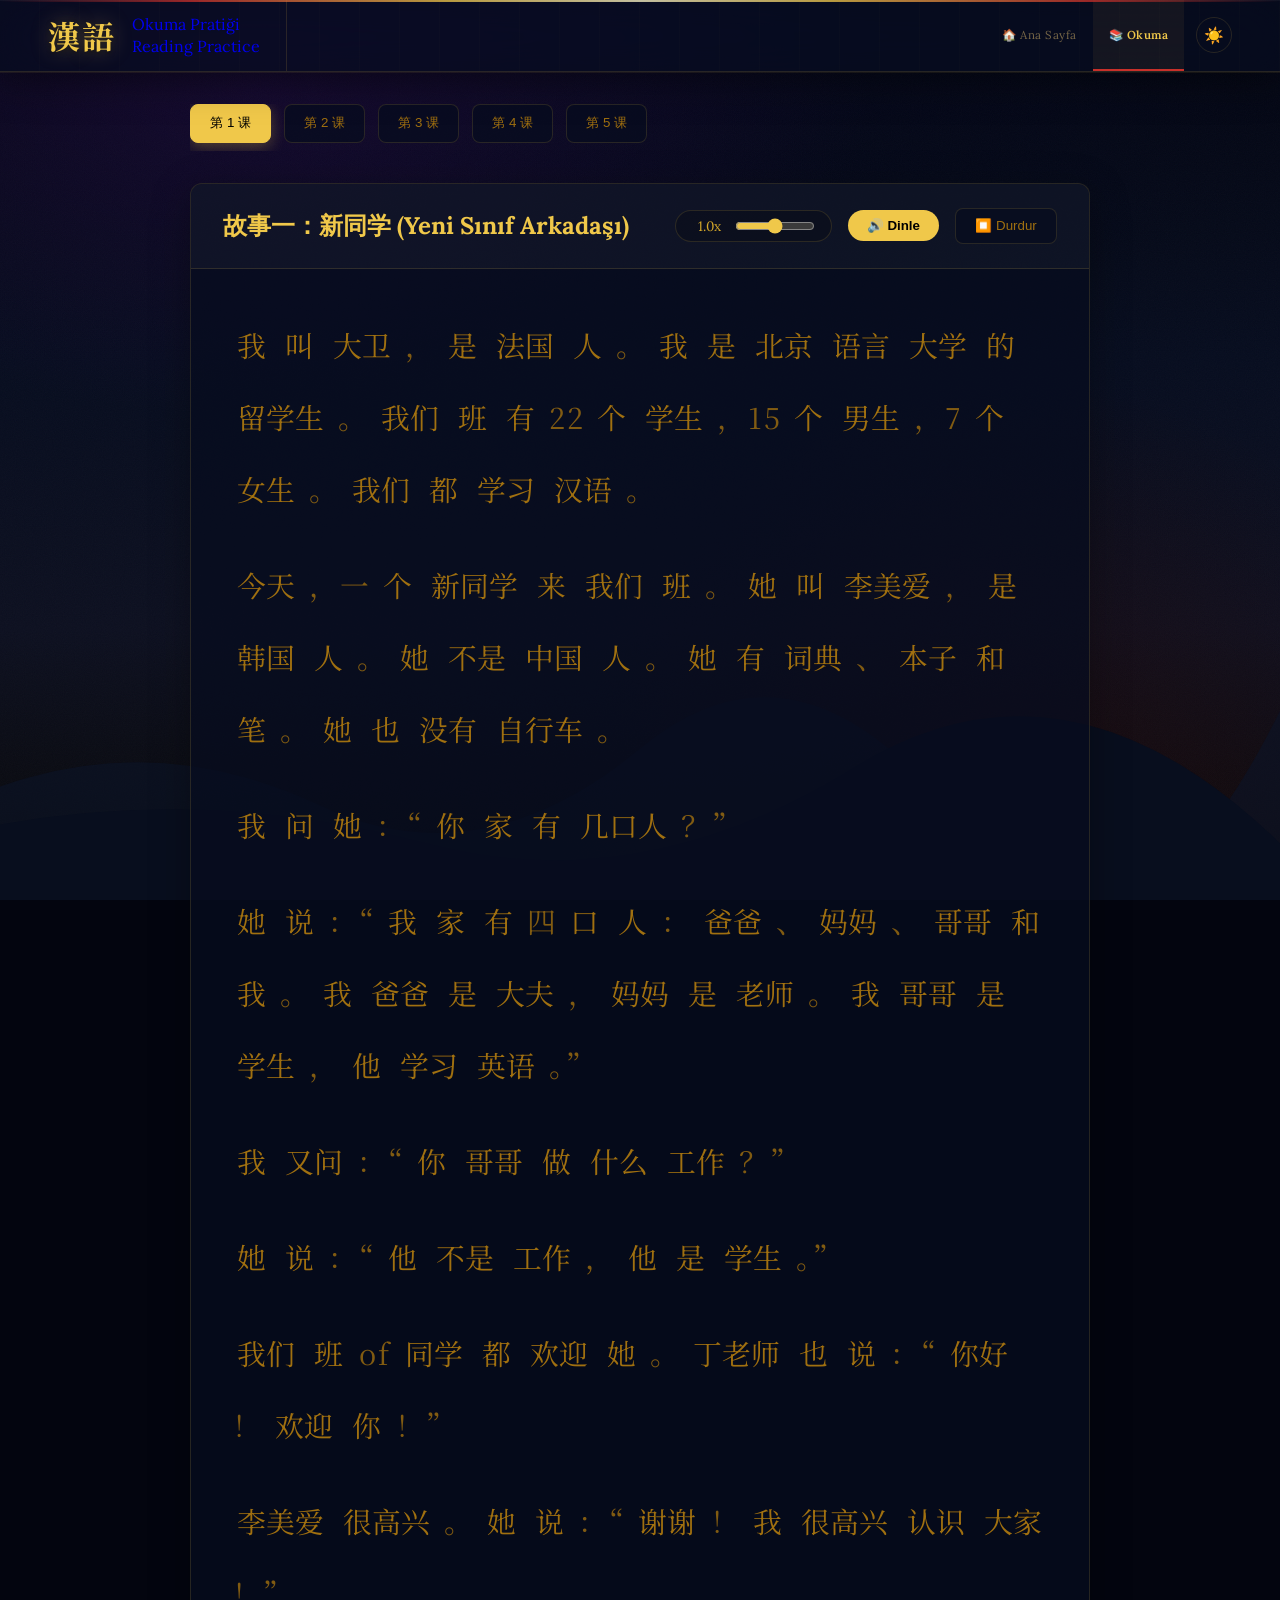
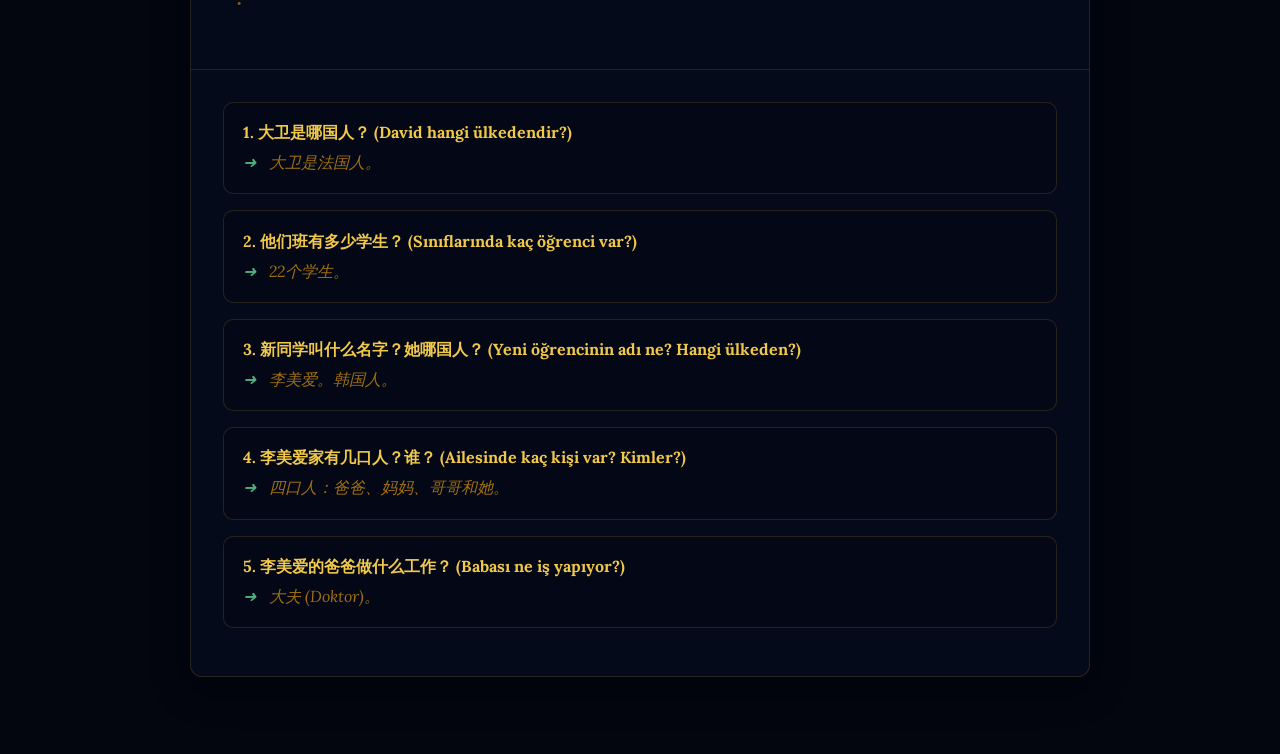
<file: reading.html>
<!DOCTYPE html>
<html lang="tr" data-theme="dark">
<head>
  <meta charset="UTF-8">
  <meta name="viewport" content="width=device-width, initial-scale=1.0">
  <title>Çince Okuma Pratiği - ChinesePracticeWeb</title>
  <link rel="preconnect" href="https://fonts.googleapis.com">
  <link rel="preconnect" href="https://fonts.gstatic.com" crossorigin>
  <link href="https://fonts.googleapis.com/css2?family=Inter:wght@300;400;500;600;700&family=Lora:ital,wght@0,400;0,700;1,400&family=Noto+Serif+SC:wght@400;700&display=swap" rel="stylesheet">
  <link rel="stylesheet" href="style.css">
  <style>
    /* Specific overrides for reading page */
    body { overflow-x: hidden; }
    header { border-bottom: 1px solid var(--rim); }
    main { padding-top: 2rem; }
  </style>
</head>
<body>
  <div id="mountain-bg">
    <svg viewBox="0 0 1200 400" preserveAspectRatio="none">
      <path d="M0,400 L0,280 Q150,220 300,300 T600,240 T900,320 T1200,200 L1200,400 Z" fill="#0c1428" opacity="0.6"/>
      <path d="M0,400 L0,320 Q200,280 400,340 T800,260 T1200,340 L1200,400 Z" fill="#080e1e"/>
    </svg>
  </div>

  <header>
    <a href="index.html" class="logo">
      <div class="logo-hanzi">漢語</div>
      <div class="logo-right">
        <div class="logo-title">Okuma Pratiği</div>
        <div class="logo-subtitle">Reading Practice</div>
      </div>
    </a>
    <nav>
      <button onclick="location.href='index.html'">🏠 Ana Sayfa</button>
      <button class="active">📚 Okuma</button>
      <button id="theme-toggle">🌙</button>
    </nav>
  </header>

  <main>
    <div class="reading-container">
      <div id="story-tabs">
        <!-- Tabs will be injected here -->
      </div>

      <div class="reading-card">
        <div class="reading-header">
          <h2 id="story-title">Yükleniyor...</h2>
          <div class="reading-controls">
            <div class="speed-ctrl">
              <span class="speed-val" id="speed-val">1.0x</span>
              <input type="range" id="speed-range" min="0.4" max="1.6" step="0.1" value="1.0">
            </div>
            <button id="speak-btn" onclick="speakStory()"><span>🔊 Dinle</span></button>
            <button class="tab-btn" onclick="stopStory()">⏹️ Durdur</button>
          </div>
        </div>
        
        <div class="reading-content" id="story-body">
          <!-- Story content will be injected here -->
        </div>

        <div class="story-footer" id="story-questions">
          <!-- Questions will be injected here -->
        </div>
      </div>

      <div class="vocab-section" id="story-vocab">
        <!-- Vocab units will be injected here -->
      </div>
    </div>
  </main>

  <script src="reading_data.js"></script>
  <script src="reading.js"></script>
  <script>
    // Theme toggle handling (consistent with main app)
    const tb = document.getElementById('theme-toggle');
    const he = document.documentElement;
    function setTheme(t) { 
      he.setAttribute('data-theme', t); 
      tb.textContent = t === 'dark' ? '☀️' : '🌙'; 
      localStorage.setItem('hz-theme', t); 
    }
    setTheme(localStorage.getItem('hz-theme') || 'dark');
    tb.addEventListener('click', () => setTheme(he.getAttribute('data-theme') === 'dark' ? 'light' : 'dark'));
  </script>
</body>
</html>
</file>
<file: style.css>
@import url('https://fonts.googleapis.com/css2?family=Noto+Serif+SC:wght@300;400;700&family=Cinzel:wght@400;600&family=Lora:ital,wght@0,400;1,400&family=Space+Mono:wght@400&display=swap');

/* ════════════════════════════════════════════════════════
   TOKENS
════════════════════════════════════════════════════════ */
:root {
  /* Lapis + midnight sky */
  --night:      #03050f;
  --lapis:      #070d1f;
  --lapis2:     #0d1830;
  --lapis3:     #142240;

  /* Gold */
  --gold:       #f0c84a;
  --gold2:      #d4a82a;
  --gold3:      #a07010;
  --gold-glow:  rgba(240,200,74,0.18);
  --gold-faint: rgba(240,200,74,0.06);

  /* Vermilion lacquer */
  --lacquer:    #c8302a;
  --lacquer2:   #e03a30;
  --lacquer3:   rgba(200,48,42,0.22);

  /* Bronze */
  --bronze:     #8a6030;
  --bronze2:    #c09050;

  /* Text */
  --tx:         #f0eadc;
  --tx2:        #c8b890;
  --tx3:        #786848;
  --tx4:        #3a2e1e;

  /* UI surfaces */
  --glass:      rgba(7,13,31,0.75);
  --glass2:     rgba(12,20,44,0.65);
  --rim:        rgba(240,200,74,0.14);
  --rim2:       rgba(240,200,74,0.08);

  --green:      #3a9e60;
  --blue:       #3070b0;
}

/* Light theme — dawn over the Forbidden City */
[data-theme="light"] {
  --night:      #e8e0cc;
  --lapis:      #f2ece0;
  --lapis2:     #faf5ec;
  --lapis3:     #fff8f0;
  --glass:      rgba(250,245,236,0.82);
  --glass2:     rgba(240,234,220,0.75);
  --rim:        rgba(26,20,10,0.1);
  --rim2:       rgba(26,20,10,0.06);
  --gold:       #8a6010;
  --gold2:      #c09030;
  --gold3:      #e0b840;
  --gold-glow:  rgba(138,96,16,0.1);
  --gold-faint: rgba(138,96,16,0.04);
  --lacquer:    #b82820;
  --lacquer2:   #d03428;
  --lacquer3:   rgba(184,40,32,0.12);
  --bronze:     #7a5020;
  --bronze2:    #a07030;
  --tx:         #1a1208;
  --tx2:        #4a3818;
  --tx3:        #8a7050;
  --tx4:        #c0a880;
}

/* ════════════════════════════════════════════════════════
   RESET
════════════════════════════════════════════════════════ */
*, *::before, *::after { box-sizing: border-box; margin: 0; padding: 0; }
html { scroll-behavior: smooth; }

body {
  font-family: 'Lora', Georgia, serif;
  min-height: 100vh;
  position: relative;
  overflow-x: hidden;
  color: var(--tx);
  background: var(--night);
}

/* ════════════════════════════════════════════════════════
   COSMIC BACKGROUND — multiple animated gradient layers
════════════════════════════════════════════════════════ */
body::before {
  content: '';
  position: fixed; inset: 0; z-index: 0;
  background:
    radial-gradient(ellipse 80% 60% at 20% 10%, rgba(30,10,60,0.6) 0%, transparent 60%),
    radial-gradient(ellipse 60% 80% at 80% 90%, rgba(40,10,10,0.5) 0%, transparent 60%),
    radial-gradient(ellipse 100% 50% at 50% 0%,  rgba(5,8,30,0.8)  0%, transparent 70%),
    linear-gradient(180deg, #03050f 0%, #070d1f 40%, #0d1020 70%, #080808 100%);
  pointer-events: none;
}

[data-theme="light"] body::before {
  background:
    radial-gradient(ellipse 80% 60% at 20% 10%, rgba(220,200,150,0.4) 0%, transparent 60%),
    radial-gradient(ellipse 60% 50% at 80% 90%, rgba(200,140,100,0.2) 0%, transparent 60%),
    linear-gradient(180deg, #ddd5be 0%, #e8e0cc 30%, #f2ece0 65%, #faf5ec 100%);
}

/* Noise grain */
body::after {
  content: '';
  position: fixed; inset: 0; z-index: 0;
  background-image: url("data:image/svg+xml,%3Csvg xmlns='http://www.w3.org/2000/svg' width='256' height='256'%3E%3Cfilter id='n'%3E%3CfeTurbulence type='fractalNoise' baseFrequency='0.9' numOctaves='4' stitchTiles='stitch'/%3E%3C/filter%3E%3Crect width='256' height='256' filter='url(%23n)' opacity='0.028'/%3E%3C/svg%3E");
  pointer-events: none;
}

#tts-bar { display: none !important; }


/* ════════════════════════════════════════════════════════
   CELESTIAL ORB (moon/sun)
════════════════════════════════════════════════════════ */
#orb {
  position: fixed; top: 6vh; right: 7vw;
  width: 88px; height: 88px;
  border-radius: 50%; z-index: 2; pointer-events: none;
  animation: orbFloat 10s ease-in-out infinite alternate;
}
:root:not([data-theme="light"]) #orb,
[data-theme="dark"] #orb {
  background: radial-gradient(circle at 36% 34%, #fffef0, #f8e860 40%, #c8a010);
  box-shadow:
    0 0 0 1px rgba(240,200,74,0.15),
    0 0 30px rgba(240,200,74,0.55),
    0 0 80px rgba(240,200,74,0.28),
    0 0 160px rgba(240,200,74,0.1);
}
[data-theme="light"] #orb {
  background: radial-gradient(circle at 38% 36%, #fff8d0, #ffe060 45%, #e0a020);
  box-shadow:
    0 0 30px rgba(255,200,30,0.4),
    0 0 80px rgba(255,180,10,0.15);
}
@keyframes orbFloat {
  0%   { transform: translateY(0)   scale(1);    filter: brightness(1); }
  100% { transform: translateY(-10px) scale(1.04); filter: brightness(1.08); }
}

/* ════════════════════════════════════════════════════════
   MOUNTAIN PANORAMA
════════════════════════════════════════════════════════ */
#mountain-bg {
  position: fixed; bottom: 0; left: 0; right: 0;
  height: 42vh; z-index: 1; pointer-events: none;
}
#mountain-bg svg { width: 100%; height: 100%; }
@media (max-width: 768px) { #mountain-bg { display: none; } }
[data-theme="light"] #mountain-bg { opacity: 0.18; filter: invert(1) sepia(0.3); }



/* ════════════════════════════════════════════════════════
   HEADER
════════════════════════════════════════════════════════ */
header {
  position: relative; z-index: 20;
  display: flex; align-items: stretch;
  padding: 0 3rem;
  background: var(--glass);
  backdrop-filter: blur(20px) saturate(1.4);
  -webkit-backdrop-filter: blur(20px) saturate(1.4);
  border-bottom: 1px solid var(--rim);
  box-shadow:
    0 1px 0 var(--rim2),
    0 4px 40px rgba(0,0,0,0.5),
    inset 0 1px 0 rgba(255,255,255,0.04);
}
@media (max-width: 768px) {
  header { padding: 0 1rem; flex-direction: column; align-items: center; }
}
/* Gold top-line */
header::before {
  content: '';
  position: absolute; top: 0; left: 0; right: 0; height: 2px;
  background: linear-gradient(90deg,
    transparent 0%, var(--lacquer) 15%,
    var(--gold) 35%, #fff8c8 50%,
    var(--gold) 65%, var(--lacquer) 85%, transparent 100%);
  opacity: 0.75;
}
/* Subtle pattern overlay */
header::after {
  content: '';
  position: absolute; inset: 0;
  background-image: repeating-linear-gradient(
    90deg, transparent, transparent 39px, rgba(240,200,74,0.025) 40px
  );
  pointer-events: none;
}

/* ── Logo ── */
.logo {
  display: flex; align-items: center; gap: 1rem;
  padding: 0.9rem 1.6rem 0.9rem 0;
  border-right: 1px solid var(--rim);
  margin-right: 1.5rem; cursor: pointer;
  user-select: none; text-decoration: none;
  flex-shrink: 0; transition: opacity 0.2s;
}
@media (max-width: 768px) {
  .logo { border-right: none; margin-right: 0; padding: 0.6rem 0; }
  .logo-right { display: none; }
}
.logo:hover { opacity: 0.65; }

.logo-hanzi {
  font-family: 'Noto Serif SC', serif;
  font-size: 2rem; font-weight: 700;
  color: var(--gold);
  text-shadow: 0 0 20px rgba(240,200,74,0.4), 0 2px 4px rgba(0,0,0,0.5);
  letter-spacing: 2px; line-height: 1;
}
[data-theme="light"] .logo-hanzi { text-shadow: none; }

.logo-right { display: flex; flex-direction: column; gap: 0.12rem; }
.logo-sub   { font-family: 'Lora', serif; font-style: italic; font-size: 0.64rem; color: var(--tx3); letter-spacing: 3px; }
.logo-quote { font-family: 'Noto Serif SC', serif; font-size: 0.48rem; color: var(--lacquer); letter-spacing: 3px; opacity: 0.8; }
.logo-hint  { font-family: 'Space Mono', monospace; font-size: 0.4rem; color: var(--tx4); letter-spacing: 2px; margin-top: 2px; }

/* ── Nav ── */
nav { display: flex; align-items: center; margin-left: auto; }
@media (max-width: 768px) {
  nav { margin-left: 0; width: 100%; justify-content: center; border-top: 1px solid var(--rim); }
  nav button { padding: 0.6rem 0.5rem; font-size: 0.65rem; }
}
nav button {
  padding: 0.65rem 1rem;
  background: transparent; border: none;
  border-bottom: 2px solid transparent;
  color: var(--tx3); cursor: pointer;
  font-family: 'Lora', serif; font-size: 0.72rem;
  letter-spacing: 0.5px; height: 100%; transition: all 0.2s;
}
nav button:hover { color: var(--gold); background: var(--gold-faint); }
[data-theme="light"] nav button:hover { color: var(--tx); background: rgba(26,20,10,0.04); }
nav button.active { color: var(--gold); border-bottom-color: var(--lacquer); background: var(--gold-faint); font-weight: 600; }
[data-theme="light"] nav button.active { color: var(--tx); }

/* ── Theme toggle ── */
#theme-toggle {
  background: transparent;
  border: 1px solid var(--rim);
  color: var(--tx3); cursor: pointer;
  font-size: 1rem; width: 36px; height: 36px;
  border-radius: 50%;
  display: flex; align-items: center; justify-content: center;
  transition: all 0.2s; margin-left: 0.75rem; flex-shrink: 0;
}
#theme-toggle:hover { border-color: var(--gold); color: var(--gold); background: var(--gold-faint); }

/* ════════════════════════════════════════════════════════
   MAIN
════════════════════════════════════════════════════════ */
main {
  flex: 1; position: relative; z-index: 10;
  padding: 1.8rem 3rem;
  max-width: 1380px; margin: 0 auto; width: 100%;
}
@media (max-width: 768px) {
  main { padding: 1rem; }
}
#main::before {
  content: '道';
  position: fixed; top: 50%; left: 50%;
  transform: translate(-50%, -50%);
  font-family: 'Noto Serif SC', serif; font-size: 26vw;
  color: rgba(240,200,74,0.015); pointer-events: none; z-index: 0;
  user-select: none; line-height: 1;
}
[data-theme="light"] #main::before { color: rgba(26,20,10,0.022); }

/* ════════════════════════════════════════════════════════
   CARDS — lacquer box aesthetic
════════════════════════════════════════════════════════ */
.card {
  position: relative;
  background: var(--glass);
  backdrop-filter: blur(14px) saturate(1.2);
  -webkit-backdrop-filter: blur(14px) saturate(1.2);
  border: 1px solid var(--rim);
  border-radius: 2px;
  padding: 1.3rem;
  box-shadow:
    inset 0 1px 0 rgba(255,255,255,0.05),
    inset 0 -1px 0 rgba(0,0,0,0.2),
    0 4px 32px rgba(0,0,0,0.4),
    0 0 0 1px rgba(0,0,0,0.3);
  overflow: hidden;
}
/* Inner shimmer line */
.card::after {
  content: '';
  position: absolute;
  top: 0; left: 15%; right: 15%; height: 1px;
  background: linear-gradient(90deg, transparent, rgba(240,200,74,0.2), transparent);
  pointer-events: none;
}
[data-theme="light"] .card {
  background: rgba(252,248,240,0.88);
  border-color: rgba(26,20,10,0.1);
  box-shadow: 2px 2px 0 rgba(26,20,10,0.08), 0 4px 20px rgba(26,20,10,0.07);
  backdrop-filter: blur(8px);
}
[data-theme="light"] .card::after { background: linear-gradient(90deg, transparent, rgba(138,96,16,0.12), transparent); }

#flashcard-view .card { max-width: 600px; width: 100%; }
#det { overflow: hidden; min-width: 0; }

/* ════════════════════════════════════════════════════════
   BUTTONS
════════════════════════════════════════════════════════ */
.btn {
  padding: 0.45rem 1.1rem;
  border: 1px solid var(--rim);
  background: var(--gold-faint);
  color: var(--tx2); cursor: pointer;
  font-family: 'Space Mono', monospace; font-size: 0.66rem;
  border-radius: 2px; letter-spacing: 1px;
  transition: all 0.15s;
  box-shadow: inset 0 1px 0 rgba(255,255,255,0.04);
}
.btn:hover { border-color: var(--gold2); color: var(--gold); background: rgba(240,200,74,0.1); }
[data-theme="light"] .btn { border-color: rgba(26,20,10,0.15); background: rgba(26,20,10,0.04); color: var(--tx2); }
[data-theme="light"] .btn:hover { border-color: var(--gold2); color: var(--gold); background: rgba(192,144,48,0.08); }

.btn-accent {
  background: linear-gradient(135deg, var(--lacquer) 0%, #e04038 100%) !important;
  color: #fff !important; border-color: var(--lacquer) !important; font-weight: 700;
  box-shadow: 0 0 18px rgba(200,48,42,0.4), inset 0 1px 0 rgba(255,255,255,0.12) !important;
}
.btn-accent:hover {
  background: linear-gradient(135deg, var(--lacquer2) 0%, #f05048 100%) !important;
  box-shadow: 0 0 28px rgba(200,48,42,0.55), inset 0 1px 0 rgba(255,255,255,0.12) !important;
}
.btn-sm { padding: 0.22rem 0.6rem; font-size: 0.6rem; }

/* ════════════════════════════════════════════════════════
   SEARCH
════════════════════════════════════════════════════════ */
.search-wrap { position: relative; }
.search-wrap input {
  width: 100%;
  padding: 0.72rem 1rem 0.72rem 2.5rem;
  background: rgba(3,5,15,0.55);
  backdrop-filter: blur(10px);
  border: 1px solid var(--rim);
  border-radius: 2px;
  color: var(--tx); font-family: 'Lora', serif; font-size: 0.85rem;
  outline: none; transition: border-color 0.18s, box-shadow 0.18s;
}
.search-wrap input:focus { border-color: rgba(240,200,74,0.4); box-shadow: 0 0 0 3px rgba(240,200,74,0.07), 0 0 24px rgba(240,200,74,0.06); }
.search-wrap input::placeholder { color: var(--tx3); font-style: italic; }
.search-wrap .icon { position: absolute; left: 0.9rem; top: 50%; transform: translateY(-50%); color: var(--tx3); pointer-events: none; }

[data-theme="light"] .search-wrap input { background: rgba(252,248,240,0.9); border-color: rgba(26,20,10,0.12); }
[data-theme="light"] .search-wrap input:focus { border-color: var(--gold2); box-shadow: 0 0 0 3px rgba(138,96,16,0.06); }

/* ════════════════════════════════════════════════════════
   PILLS
════════════════════════════════════════════════════════ */
.level-pills { display: flex; gap: 0.35rem; flex-wrap: wrap; }
.pill {
  padding: 0.18rem 0.65rem; border-radius: 1px;
  border: 1px solid var(--rim); font-size: 0.6rem;
  cursor: pointer; background: transparent; color: var(--tx3);
  font-family: 'Space Mono', monospace; transition: all 0.14s;
}
.pill:hover { border-color: rgba(240,200,74,0.35); color: var(--gold2); }
.pill.active { background: rgba(240,200,74,0.12); color: var(--gold); border-color: rgba(240,200,74,0.5); font-weight: 700; }

[data-theme="light"] .pill { border-color: rgba(26,20,10,0.12); color: var(--tx3); }
[data-theme="light"] .pill:hover { border-color: var(--gold2); color: var(--gold); }
[data-theme="light"] .pill.active { background: var(--tx); color: rgba(252,248,240,0.95); border-color: var(--tx); }

.pill[data-unit]        { border-color: rgba(200,48,42,0.3); color: rgba(220,80,60,0.9); }
.pill[data-unit].active { background: rgba(200,48,42,0.14); color: var(--lacquer2); border-color: var(--lacquer); }

/* ════════════════════════════════════════════════════════
   WORD LIST
════════════════════════════════════════════════════════ */
.word-list { overflow-y: auto; max-height: 450px; }
.word-list::-webkit-scrollbar { width: 2px; }
.word-list::-webkit-scrollbar-thumb { background: rgba(240,200,74,0.18); border-radius: 2px; }
[data-theme="light"] .word-list::-webkit-scrollbar-thumb { background: rgba(26,20,10,0.15); }

.word-row {
  display: flex; align-items: center; gap: 0.6rem;
  padding: 0.55rem 0.65rem; cursor: pointer;
  border: 1px solid transparent; border-left: 2px solid transparent;
  transition: background 0.12s, border-color 0.12s;
}
.word-row:hover { background: var(--gold-faint); border-left-color: rgba(240,200,74,0.25); }
.word-row.selected { background: var(--lacquer3); border-color: rgba(200,48,42,0.2); border-left-color: var(--lacquer); }

.word-row .hw { font-family: 'Noto Serif SC', serif; font-size: 1.3rem; color: var(--tx); min-width: 2.3rem; }
.word-row .py { font-size: 0.65rem; color: var(--gold2); font-style: italic; font-family: 'Lora', serif; }
.word-row .mn { font-size: 0.6rem; color: var(--tx3); white-space: nowrap; overflow: hidden; text-overflow: ellipsis; max-width: 105px; font-style: italic; }

[data-theme="light"] .word-row:hover { background: rgba(26,20,10,0.04); border-left-color: rgba(26,20,10,0.2); }
[data-theme="light"] .word-row.selected { background: var(--lacquer3); }
[data-theme="light"] .word-row .py { color: var(--gold2); }

.lv-badge { font-size: 0.5rem; padding: 0.08rem 0.28rem; border-radius: 1px; background: var(--lacquer3); color: var(--lacquer2); border: 1px solid rgba(200,48,42,0.25); font-family: 'Space Mono', monospace; }

/* ════════════════════════════════════════════════════════
   VOL BUTTON
════════════════════════════════════════════════════════ */
.vol-btn {
  background: var(--gold-faint); border: 1px solid var(--rim);
  color: var(--gold2); border-radius: 50%;
  width: 30px; height: 30px;
  display: inline-flex; align-items: center; justify-content: center;
  cursor: pointer; font-size: 0.82rem; transition: all 0.14s;
  flex-shrink: 0; padding: 0;
}
.vol-btn:hover { background: rgba(240,200,74,0.14); border-color: var(--gold2); color: var(--gold); }
.vol-btn.playing { background: var(--lacquer3); border-color: var(--lacquer); color: var(--lacquer2); animation: pulse 0.75s infinite; }
[data-theme="light"] .vol-btn { background: rgba(26,20,10,0.05); border-color: rgba(26,20,10,0.15); color: var(--tx3); }

/* ════════════════════════════════════════════════════════
   CHAR BOX
════════════════════════════════════════════════════════ */
.char-box {
  width: auto; min-width: 120px; max-width: 100%;
  height: auto; min-height: 120px; padding: 1rem;
  border: 1px solid rgba(240,200,74,0.28);
  position: relative; display: flex; align-items: center; justify-content: center;
  background: rgba(3,5,15,0.5);
  box-shadow: 0 0 0 1px rgba(0,0,0,0.4), 0 0 40px rgba(240,200,74,0.08);
}
.char-box::before { content:''; position:absolute; width:100%; height:1px; background:rgba(240,200,74,0.07); }
.char-box::after  { content:''; position:absolute; height:100%; width:1px; background:rgba(240,200,74,0.07); }

.hanzi-xl {
  font-family: 'Noto Serif SC', serif;
  font-size: clamp(3rem, 12vw, 5.5rem);
  word-break: break-all; max-width: 100%;
  text-align: center; line-height: 1.1; position: relative; z-index: 1;
  color: var(--gold); font-weight: 700;
  text-shadow: 0 0 40px rgba(240,200,74,0.4), 0 2px 8px rgba(0,0,0,0.6);
}
[data-theme="light"] .hanzi-xl { color: var(--tx); text-shadow: none; }
[data-theme="light"] .char-box { background: rgba(252,248,240,0.9); border-color: rgba(26,20,10,0.2); box-shadow: 3px 3px 0 rgba(26,20,10,0.08); }

.pinyin-big {
  font-size: clamp(1rem, 5vw, 1.45rem); color: var(--gold2); letter-spacing: 2px;
  font-family: 'Lora', serif; font-style: italic;
  word-break: break-all; overflow-wrap: break-word; max-width: 100%;
  text-shadow: 0 0 20px rgba(240,200,74,0.25);
}
[data-theme="light"] .pinyin-big { text-shadow: none; }

/* ════════════════════════════════════════════════════════
   SENTENCE CARD
════════════════════════════════════════════════════════ */
.sentence-card {
  background: var(--glass2);
  backdrop-filter: blur(8px);
  border: 1px solid var(--rim); border-radius: 2px; padding: 0.9rem;
  border-left: 3px solid var(--lacquer);
  box-shadow: 0 2px 16px rgba(0,0,0,0.25), inset 0 1px 0 rgba(255,255,255,0.03);
}
.s-cn { font-family: 'Noto Serif SC', serif; font-size: 1.1rem; color: var(--tx); margin-bottom: 0.25rem; display: flex; align-items: center; gap: 0.45rem; }
.s-py { font-size: 0.7rem; color: var(--gold2); margin-bottom: 0.22rem; font-style: italic; font-family: 'Lora', serif; }
.s-tr { font-size: 0.72rem; color: var(--tx3); font-style: italic; }

[data-theme="light"] .sentence-card { background: rgba(252,248,240,0.88); border-color: rgba(26,20,10,0.1); box-shadow: 2px 2px 0 rgba(26,20,10,0.07); backdrop-filter: none; }

/* ════════════════════════════════════════════════════════
   GRAPH
════════════════════════════════════════════════════════ */
#graph-container {
  width: 100%; height: 490px;
  background: rgba(3,5,15,0.6); backdrop-filter: blur(10px);
  border: 1px solid var(--rim); border-radius: 2px;
  overflow: hidden; position: relative;
  box-shadow: 0 4px 32px rgba(0,0,0,0.35);
}
[data-theme="light"] #graph-container { background: rgba(252,248,240,0.9); border-color: rgba(26,20,10,0.1); backdrop-filter: none; box-shadow: 2px 2px 0 rgba(26,20,10,0.07); }
.graph-empty { position: absolute; top: 50%; left: 50%; transform: translate(-50%,-50%); text-align: center; color: var(--tx3); }
.graph-empty .big { font-family: 'Noto Serif SC', serif; font-size: 5rem; opacity: 0.06; }

/* ════════════════════════════════════════════════════════
   FLASHCARD
════════════════════════════════════════════════════════ */
.fc-scene { perspective: 1200px; width: 440px; max-width: 94vw; height: 640px; cursor: pointer; }
@media (max-width: 768px) { .fc-scene { height: 500px; } }
.fc-inner { width:100%; height:100%; position:relative; transform-style:preserve-3d; transition:transform 0.55s cubic-bezier(.4,0,.2,1); }
.fc-inner.flipped { transform: rotateY(180deg); }
.fc-face { position:absolute; width:100%; height:100%; backface-visibility:hidden; border-radius:2px; display:flex; flex-direction:column; align-items:center; justify-content:center; gap:0.85rem; padding:1.7rem; }

.fc-front {
  background: var(--glass);
  backdrop-filter: blur(18px);
  border: 1px solid var(--rim);
  box-shadow: 0 8px 48px rgba(0,0,0,0.55), inset 0 1px 0 rgba(255,255,255,0.04);
}
.fc-back {
  background: rgba(12,6,4,0.85);
  backdrop-filter: blur(18px);
  border: 1px solid rgba(200,48,42,0.35);
  box-shadow: 0 8px 48px rgba(0,0,0,0.55), 0 0 40px rgba(200,48,42,0.08);
  transform: rotateY(180deg);
}
[data-theme="light"] .fc-front { background: rgba(252,248,240,0.92); border-color: rgba(26,20,10,0.1); backdrop-filter: none; box-shadow: 4px 4px 0 rgba(26,20,10,0.1); }
[data-theme="light"] .fc-back  { background: rgba(240,234,220,0.92); border-color: rgba(184,40,32,0.2); backdrop-filter: none; box-shadow: 4px 4px 0 rgba(184,40,32,0.12); }

/* ════════════════════════════════════════════════════════
   QUIZ
════════════════════════════════════════════════════════ */
.qz-grid { display: grid; grid-template-columns: 1fr 1fr; gap: 0.75rem; }

.qz-opt {
  padding: 1.1rem;
  border: 1px solid var(--rim); border-radius: 2px;
  background: var(--glass2); backdrop-filter: blur(8px);
  cursor: pointer; font-family: 'Noto Serif SC', serif;
  font-size: 2rem; text-align: center;
  transition: all 0.14s; color: var(--tx);
  box-shadow: inset 0 1px 0 rgba(255,255,255,0.03), 0 2px 12px rgba(0,0,0,0.2);
}
.qz-opt:hover:not(:disabled) {
  border-color: rgba(240,200,74,0.35);
  background: var(--gold-faint);
  box-shadow: 0 0 24px rgba(240,200,74,0.08), inset 0 1px 0 rgba(255,255,255,0.04);
  transform: translateY(-1px);
}
.qz-opt.correct { border-color: var(--green); background: rgba(58,158,96,0.1); color: var(--green); box-shadow: 0 0 24px rgba(58,158,96,0.15); }
.qz-opt.wrong   { border-color: var(--lacquer); background: var(--lacquer3); color: var(--lacquer2); box-shadow: 0 0 24px rgba(200,48,42,0.15); }
.qz-opt:disabled { cursor: default; transform: none; }

[data-theme="light"] .qz-opt { background: rgba(252,248,240,0.88); border-color: rgba(26,20,10,0.1); backdrop-filter: none; box-shadow: 2px 2px 0 rgba(26,20,10,0.07); }
[data-theme="light"] .qz-opt:hover:not(:disabled) { background: rgba(26,20,10,0.04); border-color: rgba(26,20,10,0.2); box-shadow: 3px 3px 0 rgba(26,20,10,0.1); }

/* ── Quiz mode selector tabs ── */
.qz-mode-tabs {
  display: flex; gap: 0.4rem; margin-bottom: 1rem;
}
.qz-mode-tab {
  padding: 0.3rem 0.85rem;
  border: 1px solid var(--rim); border-radius: 1px;
  background: transparent; color: var(--tx3);
  font-family: 'Space Mono', monospace; font-size: 0.58rem;
  letter-spacing: 1px; cursor: pointer; transition: all 0.15s;
}
.qz-mode-tab:hover { border-color: var(--gold2); color: var(--gold2); }
.qz-mode-tab.active {
  background: rgba(240,200,74,0.1);
  border-color: var(--gold2); color: var(--gold);
  font-weight: 700;
}
[data-theme="light"] .qz-mode-tab { border-color: rgba(26,20,10,0.12); color: var(--tx3); }
[data-theme="light"] .qz-mode-tab.active { background: var(--tx); color: rgba(252,248,240,0.95); border-color: var(--tx); }

/* ── Quiz meaning prompt (reverse mode) ── */
.qz-meaning-prompt {
  font-family: 'Lora', serif; font-style: italic;
  font-size: 1.5rem; color: var(--tx); text-align: center;
  padding: 0.8rem 1.2rem;
  border-bottom: 1px solid var(--rim); margin-bottom: 0.5rem;
  line-height: 1.4;
}
.qz-meaning-sub {
  font-size: 0.7rem; color: var(--tx3); text-align: center;
  font-style: italic; margin-bottom: 0.2rem;
}

/* ════════════════════════════════════════════════════════
   SCORE / BLOCKS / MISC
════════════════════════════════════════════════════════ */
.score-bar { display: flex; gap: 0.25rem; align-items: center; }
.score-dot { width: 7px; height: 7px; border-radius: 50%; background: var(--rim); }
.score-dot.hit  { background: var(--green); box-shadow: 0 0 6px var(--green); }
.score-dot.miss { background: var(--lacquer); box-shadow: 0 0 6px var(--lacquer); }
[data-theme="light"] .score-dot { background: rgba(26,20,10,0.1); box-shadow: none; }
[data-theme="light"] .score-dot.hit  { box-shadow: none; }
[data-theme="light"] .score-dot.miss { box-shadow: none; }

.blocks-area {
  min-height: 64px; border: 1px dashed rgba(240,200,74,0.18); border-radius: 2px;
  display: flex; flex-wrap: wrap; gap: 0.42rem;
  padding: 0.65rem; align-items: center; justify-content: center; transition: border-color 0.18s;
}
.blocks-area.correct { border-color: var(--green); background: rgba(58,158,96,0.05); }
.blocks-area.wrong   { border-color: var(--lacquer); background: rgba(200,48,42,0.05); }
[data-theme="light"] .blocks-area { border-color: rgba(26,20,10,0.14); }

.block-btn {
  padding: 0.45rem 0.85rem; font-family: 'Noto Serif SC', serif; font-size: 1.15rem;
  border: 1px solid var(--rim); border-radius: 2px;
  background: var(--glass2); color: var(--tx); cursor: pointer; transition: all 0.12s;
}
.block-btn:hover { border-color: rgba(240,200,74,0.35); color: var(--gold); background: var(--gold-faint); transform: translateY(-1px); }
.block-btn.placed { background: var(--gold-faint); border-color: rgba(240,200,74,0.35); color: var(--gold2); }
[data-theme="light"] .block-btn { background: rgba(252,248,240,0.88); border-color: rgba(26,20,10,0.12); }
[data-theme="light"] .block-btn:hover { background: rgba(26,20,10,0.04); color: var(--tx); border-color: rgba(26,20,10,0.22); }

.grid-3 { display: grid; grid-template-columns: 250px 1fr 380px; gap: 1.2rem; }
@media(max-width:1100px) { .grid-3 { grid-template-columns: 260px 1fr; } }
@media(max-width:700px)  { .grid-3 { grid-template-columns: 1fr; } }

.muted { color: var(--tx3); font-size: 0.7rem; font-style: italic; }
.tag { font-size: 0.57rem; padding: 0.1rem 0.35rem; border-radius: 1px; border: 1px solid var(--rim); color: var(--tx3); font-family: 'Space Mono', monospace; }
.tag-accent { border-color: rgba(240,200,74,0.28); color: var(--gold2); }
[data-theme="light"] .tag { border-color: rgba(26,20,10,0.12); }

/* ════════════════════════════════════════════════════════
   ANIMATIONS
════════════════════════════════════════════════════════ */
@keyframes pulse  { 0%,100%{opacity:1} 50%{opacity:0.35} }
@keyframes spin   { to{transform:rotate(360deg)} }
@keyframes fadeUp { from{opacity:0;transform:translateY(8px)} to{opacity:1;transform:translateY(0)} }
.fade-in { animation: fadeUp 0.3s ease; }

/* ════════════════════════════════════════════════════════
   TOOLTIP
════════════════════════════════════════════════════════ */
#tooltip {
  position: fixed; z-index: 9999; display: none;
  background: rgba(7,13,31,0.92);
  backdrop-filter: blur(20px);
  border: 1px solid rgba(240,200,74,0.22); border-radius: 2px;
  padding: 0.55rem 0.9rem; font-size: 0.7rem;
  box-shadow: 0 8px 32px rgba(0,0,0,0.5), 0 0 20px rgba(240,200,74,0.06);
  pointer-events: none;
}
#tooltip .t-hz { font-family: 'Noto Serif SC', serif; font-size: 1.45rem; color: var(--gold); text-shadow: 0 0 20px rgba(240,200,74,0.3); }
#tooltip .t-py { color: var(--gold2); font-style: italic; font-family: 'Lora', serif; opacity: 0.8; }
#tooltip .t-mn { color: var(--tx3); margin-top: 0.12rem; font-size: 0.62rem; font-style: italic; }
[data-theme="light"] #tooltip { background: rgba(252,248,240,0.95); border-color: rgba(26,20,10,0.15); backdrop-filter: none; box-shadow: 3px 3px 0 rgba(26,20,10,0.08); }
[data-theme="light"] #tooltip .t-hz { color: var(--tx); text-shadow: none; }
[data-theme="light"] #tooltip .t-py { color: var(--gold2); opacity: 1; }

/* ════════════════════════════════════════════════════════
   VIDEO CARDS
════════════════════════════════════════════════════════ */
.video-card { display:flex; align-items:center; gap:0.55rem; background:var(--glass2); backdrop-filter:blur(6px); border:1px solid var(--rim); border-radius:2px; padding:0.55rem 0.7rem; text-decoration:none; transition:all 0.15s; margin-bottom:0.32rem; }
.video-card:hover { border-color:rgba(200,48,42,0.4); background:rgba(200,48,42,0.05); }
.video-thumb { width:48px; height:34px; border-radius:1px; object-fit:cover; flex-shrink:0; background:rgba(3,5,15,0.5); display:flex; align-items:center; justify-content:center; font-size:1.1rem; }
.video-title { font-size:0.62rem; color:var(--tx2); line-height:1.4; flex:1; font-style:italic; }
.video-badge { font-size:0.5rem; padding:0.08rem 0.26rem; border-radius:1px; background:rgba(200,48,42,0.12); color:var(--lacquer2); border:1px solid rgba(200,48,42,0.25); flex-shrink:0; font-family:'Space Mono',monospace; }
[data-theme="light"] .video-card { background:rgba(240,234,220,0.7); border-color:rgba(26,20,10,0.1); backdrop-filter:none; }
[data-theme="light"] .video-thumb { background:rgba(26,20,10,0.06); }

/* ════════════════════════════════════════════════════════
   ANKI
════════════════════════════════════════════════════════ */
.anki-drop { border:2px dashed var(--rim); border-radius:2px; padding:2.5rem; text-align:center; cursor:pointer; transition:all 0.18s; }
.anki-drop:hover, .anki-drop.over { border-color:rgba(240,200,74,0.4); background:var(--gold-faint); }
.anki-drop .big-icon { font-size:2.8rem; margin-bottom:0.65rem; }
.anki-stat { display:inline-flex; align-items:center; gap:0.35rem; background:var(--gold-faint); border:1px solid var(--rim); border-radius:2px; padding:0.28rem 0.7rem; font-size:0.62rem; color:var(--tx3); font-family:'Space Mono',monospace; }
.anki-stat span { color:var(--gold); font-weight:700; }
.anki-card-row { display:flex; align-items:center; gap:0.65rem; padding:0.5rem 0.65rem; border:1px solid transparent; cursor:pointer; transition:background 0.12s; }
.anki-card-row:hover { background:var(--gold-faint); }
.anki-card-row .a-front { font-family:'Noto Serif SC',serif; font-size:1.2rem; color:var(--tx); min-width:2.5rem; }
.anki-card-row .a-back  { font-size:0.65rem; color:var(--tx3); flex:1; font-style:italic; }
[data-theme="light"] .anki-stat { background:rgba(26,20,10,0.04); border-color:rgba(26,20,10,0.12); }
[data-theme="light"] .anki-stat span { color:var(--gold2); }
[data-theme="light"] .anki-card-row:hover { background:rgba(26,20,10,0.04); }

.stroke-box { width:155px; height:155px; border:1px solid var(--rim); background:rgba(3,5,15,0.3); display:flex; align-items:center; justify-content:center; cursor:crosshair; margin-top:0.5rem; border-radius:2px; }
[data-theme="light"] .stroke-box { background:rgba(252,248,240,0.9); border-color:rgba(26,20,10,0.14); box-shadow:2px 2px 0 rgba(26,20,10,0.07); }

/* ════════════════════════════════════════════════════════
   TRANSITIONS
════════════════════════════════════════════════════════ */
html { transition: background-color 0.4s; }
*, *::before, *::after {
  transition: background-color 0.35s ease, border-color 0.35s ease,
    color 0.35s ease, box-shadow 0.35s ease, opacity 0.35s ease;
}
.fc-inner { transition: transform 0.55s cubic-bezier(.4,0,.2,1) !important; }
.mist, #orb, .star, .lantern, .lantern-body-el { transition: none !important; }

/* ════════════════════════════════════════════════════════
   READING PRACTICE
════════════════════════════════════════════════════════ */
.reading-container {
  max-width: 900px; margin: 0 auto;
}
#story-tabs {
  display: flex; gap: 0.8rem; margin-bottom: 2rem; overflow-x: auto; padding-bottom: 0.5rem;
  scrollbar-width: none;
}
#story-tabs::-webkit-scrollbar { display: none; }
.tab-btn {
  padding: 0.6rem 1.2rem; background: var(--glass); border: 1px solid var(--rim);
  border-radius: 8px; color: var(--gold3); cursor: pointer; transition: all 0.2s;
  white-space: nowrap; font-weight: 500;
}
.tab-btn:hover { background: rgba(240,200,74,0.1); }
.tab-btn.active {
  background: var(--gold); color: #000; border-color: var(--gold);
  box-shadow: 0 4px 15px rgba(240,200,74,0.3);
}

.reading-card {
  background: var(--glass); border: 1px solid var(--rim); border-radius: 12px;
  overflow: hidden; box-shadow: 0 10px 40px rgba(0,0,0,0.3);
}
.reading-header {
  padding: 1.5rem 2rem; background: rgba(255,255,255,0.03); border-bottom: 1px solid var(--rim);
  display: flex; justify-content: space-between; align-items: center; flex-wrap: wrap; gap: 1rem;
}
.reading-header h2 { font-size: 1.5rem; color: var(--gold); margin: 0; }

.reading-controls { display: flex; align-items: center; gap: 1rem; }
.speed-ctrl {
  display: flex; align-items: center; gap: 0.5rem; background: rgba(0,0,0,0.2);
  padding: 0.4rem 1rem; border-radius: 20px; border: 1px solid var(--rim);
}
#speed-range { width: 80px; accent-color: var(--gold); cursor: pointer; }
.speed-val { font-size: 0.85rem; color: var(--gold2); width: 35px; text-align: center; }

#speak-btn {
  background: var(--gold); color: #000; border: none; padding: 0.5rem 1.2rem;
  border-radius: 20px; font-weight: 600; cursor: pointer; transition: all 0.2s;
  display: flex; align-items: center; gap: 0.5rem;
}
#speak-btn:hover { transform: translateY(-2px); box-shadow: 0 5px 15px rgba(240,200,74,0.4); }
#speak-btn.playing { background: #e85a4f; color: #fff; }

.reading-content {
  padding: 2.5rem; line-height: 4.5rem; font-size: 1.8rem; font-family: 'Noto Serif SC', serif;
  color: var(--gold3);
}
.reading-nl { height: 1.5rem; }
.reading-char { opacity: 0.8; margin: 0 1px; }

.reading-word-wrapper {
  position: relative; display: inline-block; cursor: pointer; margin: 0 2px;
}
.reading-word {
  padding: 0 4px; border-radius: 4px; transition: all 0.2s;
}
.reading-word:hover { background: rgba(240,200,74,0.15); color: var(--gold); }
.reading-word.clicked { background: var(--gold); color: #000; box-shadow: 0 0 15px rgba(240,200,74,0.3); }

.reading-popup {
  position: absolute; bottom: 100%; left: 50%; transform: translate(-50%, -10px);
  background: #1a1a24; border: 1px solid var(--gold); border-radius: 8px;
  padding: 0.6rem 1rem; z-index: 100; pointer-events: none; opacity: 0;
  transition: all 0.2s cubic-bezier(0.4, 0, 0.2, 1);
  box-shadow: 0 10px 30px rgba(0,0,0,0.5);
  display: flex; flex-direction: column; align-items: center; min-width: 100px;
}
.reading-popup.hovered, .reading-popup.visible { opacity: 1; transform: translate(-50%, -5px); }
.reading-popup::after {
  content: ''; position: absolute; top: 100%; left: 50%; transform: translateX(-50%);
  border-left: 6px solid transparent; border-right: 6px solid transparent;
  border-top: 6px solid var(--gold);
}

.popup-pinyin { color: var(--gold); font-weight: 700; font-size: 1.1rem; font-family: 'Lora', serif; }
.popup-trans {
  color: #fff; font-size: 0.95rem; margin-top: 0.4rem; padding-top: 0.4rem;
  border-top: 1px solid rgba(255,255,255,0.1); width: 100%; text-align: center;
  font-family: 'Inter', sans-serif; white-space: normal; line-height: 1.3;
}

.story-footer { padding: 2rem; border-top: 1px solid var(--rim); }
.story-q-box { background: rgba(0,0,0,0.15); padding: 1.2rem; border-radius: 10px; margin-bottom: 1rem; border: 1px solid var(--rim); }
.story-q-text { color: var(--gold); margin-bottom: 0.5rem; font-weight: 600; }
.story-a-text { color: var(--gold3); font-style: italic; display: flex; gap: 0.8rem; }
.q-icon { color: #4caf7d; }

.vocab-section { margin-top: 3rem; }
.vocab-title { font-size: 1.4rem; color: var(--gold); margin-bottom: 1.5rem; display: flex; align-items: center; gap: 0.8rem; }
.vocab-grid { display: grid; grid-template-columns: repeat(auto-fill, minmax(300px, 1fr)); gap: 1.2rem; }
.vocab-card {
  background: var(--glass); border: 1px solid var(--rim); padding: 1.5rem; border-radius: 12px;
  transition: transform 0.2s;
}
.vocab-card:hover { transform: translateY(-3px); border-color: var(--gold); }
.vocab-card h4 { color: var(--gold); border-bottom: 1px solid var(--rim2); padding-bottom: 0.8rem; margin-bottom: 0.8rem; }
.vocab-card p { font-size: 0.95rem; line-height: 1.6; color: var(--gold3); letter-spacing: 0.5px; }

@media (max-width: 768px) {
  .reading-content { padding: 1.5rem; font-size: 1.4rem; line-height: 2.8rem; }
  .reading-header { padding: 1rem; }
  .vocab-grid { grid-template-columns: 1fr; }
}
</file>
